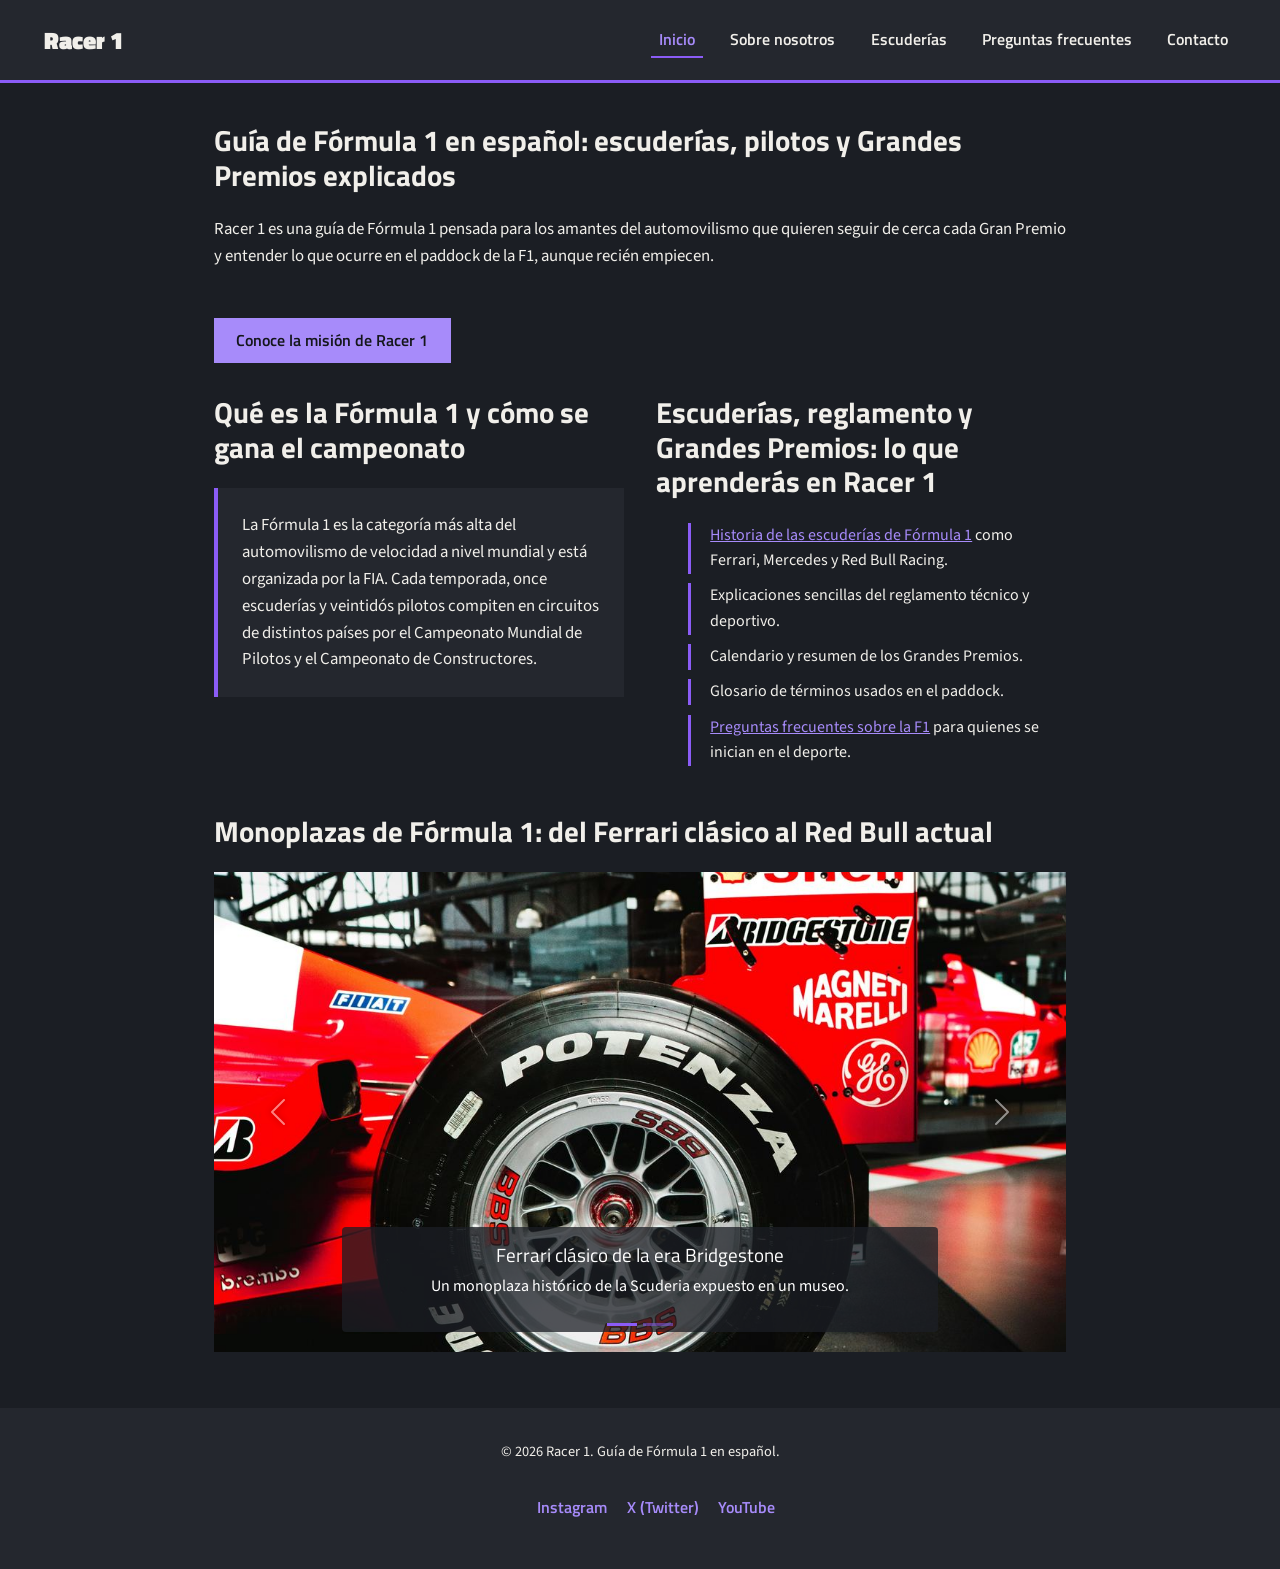
<file: index.html>
<!DOCTYPE html>
<html lang="es">
<head>
    <meta charset="UTF-8">
    <meta name="viewport" content="width=device-width, initial-scale=1.0">
    <title>Guía de Fórmula 1 en español: escuderías y pilotos | Racer 1</title>
    <meta name="description" content="Aprende Fórmula 1 desde cero con Racer 1: qué es la F1, cómo se gana el campeonato, las escuderías, los pilotos y el reglamento explicados en español.">
    <meta name="keywords" content="Fórmula 1, F1, guía de Fórmula 1 en español, aprender Fórmula 1, escuderías de F1, pilotos de F1, Gran Premio, reglamento de F1">
    <link rel="icon" type="image/png" href="assets/favicon-racer1.png">
    <link rel="preconnect" href="https://fonts.googleapis.com">
    <link rel="preconnect" href="https://fonts.gstatic.com" crossorigin>
    <link href="https://fonts.googleapis.com/css2?family=Titillium+Web:wght@400;600;700;900&family=Source+Sans+3:wght@400;500;600&display=swap" rel="stylesheet">
    <link href="https://cdn.jsdelivr.net/npm/bootstrap@5.3.3/dist/css/bootstrap.min.css" rel="stylesheet">
    <link href="https://cdn.jsdelivr.net/npm/aos@2.3.4/dist/aos.css" rel="stylesheet">
    <link rel="stylesheet" href="css/style.css">
</head>
<body>
    <a class="saltar-contenido" href="#contenido-principal">Saltar al contenido principal</a>

    <header>
        <nav class="navbar navbar-expand-lg navbar-dark encabezado" aria-label="Navegación principal">
            <div class="container-fluid">
                <a class="navbar-brand marca" href="index.html">Racer 1</a>
                <button class="navbar-toggler" type="button" data-bs-toggle="collapse" data-bs-target="#navbarRacer1" aria-controls="navbarRacer1" aria-expanded="false" aria-label="Abrir o cerrar el menú">
                    <span class="navbar-toggler-icon"></span>
                </button>
                <div class="collapse navbar-collapse" id="navbarRacer1">
                    <ul class="navbar-nav ms-auto menu">
                        <li class="nav-item"><a class="nav-link enlace-menu active" aria-current="page" href="index.html">Inicio</a></li>
                        <li class="nav-item"><a class="nav-link enlace-menu" href="Pages/sobre-nosotros.html">Sobre nosotros</a></li>
                        <li class="nav-item"><a class="nav-link enlace-menu" href="Pages/escuderias-formula-1.html">Escuderías</a></li>
                        <li class="nav-item"><a class="nav-link enlace-menu" href="Pages/preguntas-frecuentes-f1.html">Preguntas frecuentes</a></li>
                        <li class="nav-item"><a class="nav-link enlace-menu" href="Pages/contacto.html">Contacto</a></li>
                    </ul>
                </div>
            </div>
        </nav>
    </header>

    <main id="contenido-principal" class="contenido layout-grid">
        <section class="seccion area-hero">
            <h1 class="titulo-seccion">Guía de Fórmula 1 en español: escuderías, pilotos y Grandes Premios explicados</h1>
            <p class="texto">Racer 1 es una guía de Fórmula 1 pensada para los amantes del automovilismo que quieren seguir de cerca cada Gran Premio y entender lo que ocurre en el paddock de la F1, aunque recién empiecen.</p>
            <a class="btn-boton" href="Pages/sobre-nosotros.html">Conoce la misión de Racer 1</a>
        </section>

        <section class="seccion area-info" data-aos="fade-up">
            <h2 class="titulo-seccion">Qué es la Fórmula 1 y cómo se gana el campeonato</h2>
            <p class="texto tarjeta">La Fórmula 1 es la categoría más alta del automovilismo de velocidad a nivel mundial y está organizada por la FIA. Cada temporada, once escuderías y veintidós pilotos compiten en circuitos de distintos países por el Campeonato Mundial de Pilotos y el Campeonato de Constructores.</p>
        </section>

        <section class="seccion area-destacados" data-aos="fade-up" data-aos-delay="100">
            <h2 class="titulo-seccion">Escuderías, reglamento y Grandes Premios: lo que aprenderás en Racer 1</h2>
            <ul class="lista-destacados">
                <li class="item-destacado"><a href="Pages/escuderias-formula-1.html">Historia de las escuderías de Fórmula 1</a> como Ferrari, Mercedes y Red Bull Racing.</li>
                <li class="item-destacado">Explicaciones sencillas del reglamento técnico y deportivo.</li>
                <li class="item-destacado">Calendario y resumen de los Grandes Premios.</li>
                <li class="item-destacado">Glosario de términos usados en el paddock.</li>
                <li class="item-destacado"><a href="Pages/preguntas-frecuentes-f1.html">Preguntas frecuentes sobre la F1</a> para quienes se inician en el deporte.</li>
            </ul>
        </section>

        <section class="seccion area-galeria" data-aos="fade-up">
            <h2 class="titulo-seccion">Monoplazas de Fórmula 1: del Ferrari clásico al Red Bull actual</h2>
            <div id="carouselRacer1" class="carousel slide" data-bs-ride="carousel" aria-label="Fotos de monoplazas de Fórmula 1">
                <div class="carousel-indicators">
                    <button type="button" data-bs-target="#carouselRacer1" data-bs-slide-to="0" class="active" aria-current="true" aria-label="Foto 1: Ferrari clásico"></button>
                    <button type="button" data-bs-target="#carouselRacer1" data-bs-slide-to="1" aria-label="Foto 2: Red Bull Racing en pista"></button>
                </div>
                <div class="carousel-inner">
                    <figure class="carousel-item active">
                        <img class="d-block w-100" src="Assets/ferrari-f1-clasico-neumatico-bridgestone.jpg" width="1168" height="1600" alt="Rueda delantera con neumático Bridgestone Potenza de un Ferrari de Fórmula 1 clásico, pintado de rojo, en exhibición">
                        <figcaption class="carousel-caption d-none d-md-block">
                            <h3>Ferrari clásico de la era Bridgestone</h3>
                            <p>Un monoplaza histórico de la Scuderia expuesto en un museo.</p>
                        </figcaption>
                    </figure>
                    <figure class="carousel-item">
                        <img class="d-block w-100" src="Assets/red-bull-racing-monoplaza-en-pista.jpg" width="1600" height="1067" loading="lazy" alt="Monoplaza azul marino de Red Bull Racing rodando por la pista durante un Gran Premio">
                        <figcaption class="carousel-caption d-none d-md-block">
                            <h3>Red Bull Racing en plena carrera</h3>
                            <p>El monoplaza austriaco rodando a fondo durante un Gran Premio.</p>
                        </figcaption>
                    </figure>
                </div>
                <button class="carousel-control-prev" type="button" data-bs-target="#carouselRacer1" data-bs-slide="prev">
                    <span class="carousel-control-prev-icon" aria-hidden="true"></span>
                    <span class="visually-hidden">Foto anterior</span>
                </button>
                <button class="carousel-control-next" type="button" data-bs-target="#carouselRacer1" data-bs-slide="next">
                    <span class="carousel-control-next-icon" aria-hidden="true"></span>
                    <span class="visually-hidden">Foto siguiente</span>
                </button>
            </div>
        </section>
    </main>

    <footer class="pie-pagina">
        <p class="copyright">&copy; 2026 Racer 1. Guía de Fórmula 1 en español.</p>
        <nav aria-label="Redes sociales">
            <ul class="redes">
                <li><a class="enlace-red" href="https://www.instagram.com/f1" target="_blank" rel="noopener noreferrer">Instagram<span class="visually-hidden"> (se abre en una pestaña nueva)</span></a></li>
                <li><a class="enlace-red" href="https://x.com/F1" target="_blank" rel="noopener noreferrer">X (Twitter)<span class="visually-hidden"> (se abre en una pestaña nueva)</span></a></li>
                <li><a class="enlace-red" href="https://www.youtube.com/@Formula1" target="_blank" rel="noopener noreferrer">YouTube<span class="visually-hidden"> (se abre en una pestaña nueva)</span></a></li>
            </ul>
        </nav>
    </footer>

    <script src="https://cdn.jsdelivr.net/npm/bootstrap@5.3.3/dist/js/bootstrap.bundle.min.js"></script>
    <script src="https://cdn.jsdelivr.net/npm/aos@2.3.4/dist/aos.js"></script>
    <script>
        AOS.init({
            duration: 700,
            once: true,
            disable: () => window.matchMedia("(prefers-reduced-motion: reduce)").matches
        });
    </script>
</body>
</html>
</file>
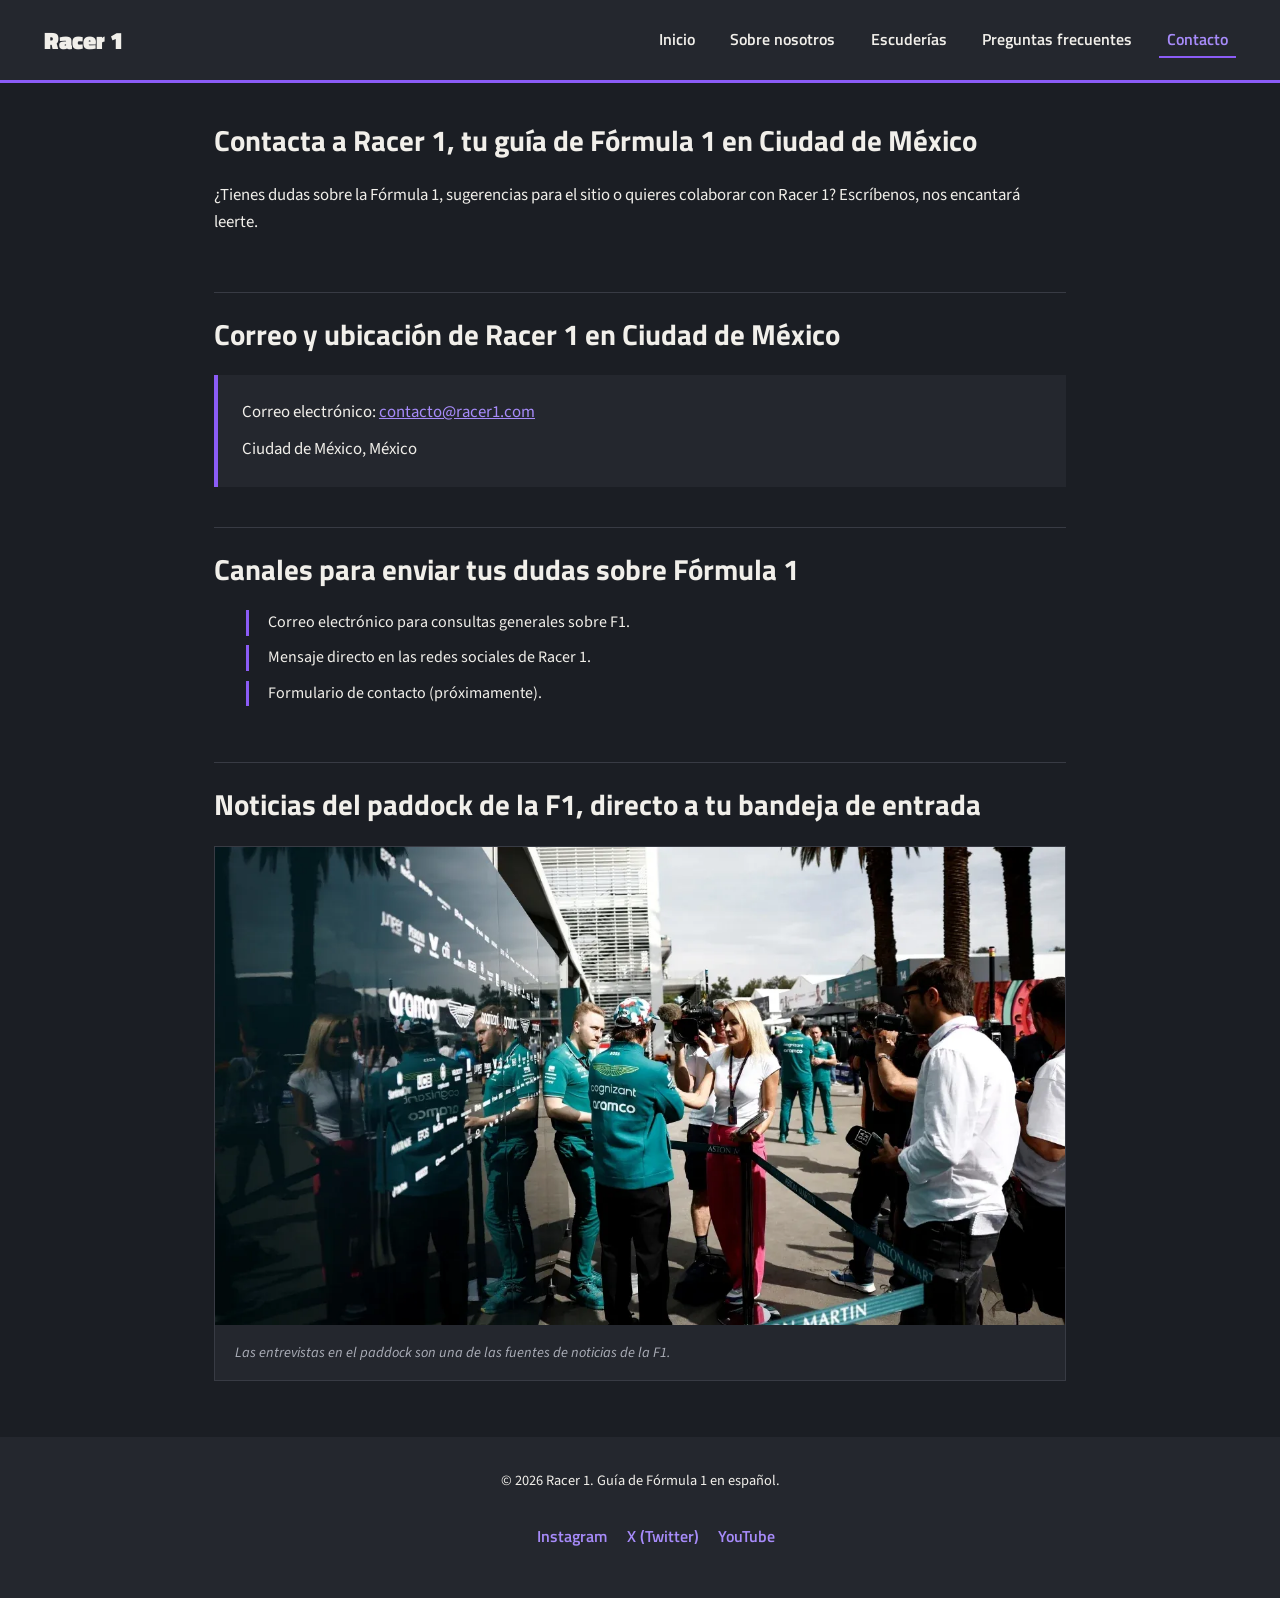
<file: Pages/contacto.html>
<!DOCTYPE html>
<html lang="es">
<head>
    <meta charset="UTF-8">
    <meta name="viewport" content="width=device-width, initial-scale=1.0">
    <title>Contacto: Racer 1, guía de Fórmula 1 desde Ciudad de México</title>
    <meta name="description" content="Escribe al equipo de Racer 1 en Ciudad de México: envíanos tus dudas sobre Fórmula 1, sugerencias o propuestas de colaboración por correo o redes sociales.">
    <meta name="keywords" content="contacto Racer 1, Fórmula 1 en Ciudad de México, F1 México, dudas sobre Fórmula 1, colaborar con Racer 1, guía de F1 en español">
    <link rel="icon" type="image/png" href="../assets/favicon-racer1.png">
    <link rel="preconnect" href="https://fonts.googleapis.com">
    <link rel="preconnect" href="https://fonts.gstatic.com" crossorigin>
    <link href="https://fonts.googleapis.com/css2?family=Titillium+Web:wght@400;600;700;900&family=Source+Sans+3:wght@400;500;600&display=swap" rel="stylesheet">
    <link href="https://cdn.jsdelivr.net/npm/bootstrap@5.3.3/dist/css/bootstrap.min.css" rel="stylesheet">
    <link href="https://cdn.jsdelivr.net/npm/aos@2.3.4/dist/aos.css" rel="stylesheet">
    <link rel="stylesheet" href="../css/style.css">
</head>
<body>
    <a class="saltar-contenido" href="#contenido-principal">Saltar al contenido principal</a>

    <header>
        <nav class="navbar navbar-expand-lg navbar-dark encabezado" aria-label="Navegación principal">
            <div class="container-fluid">
                <a class="navbar-brand marca" href="../index.html">Racer 1</a>
                <button class="navbar-toggler" type="button" data-bs-toggle="collapse" data-bs-target="#navbarRacer1" aria-controls="navbarRacer1" aria-expanded="false" aria-label="Abrir o cerrar el menú">
                    <span class="navbar-toggler-icon"></span>
                </button>
                <div class="collapse navbar-collapse" id="navbarRacer1">
                    <ul class="navbar-nav ms-auto menu">
                        <li class="nav-item"><a class="nav-link enlace-menu" href="../index.html">Inicio</a></li>
                        <li class="nav-item"><a class="nav-link enlace-menu" href="sobre-nosotros.html">Sobre nosotros</a></li>
                        <li class="nav-item"><a class="nav-link enlace-menu" href="escuderias-formula-1.html">Escuderías</a></li>
                        <li class="nav-item"><a class="nav-link enlace-menu" href="preguntas-frecuentes-f1.html">Preguntas frecuentes</a></li>
                        <li class="nav-item"><a class="nav-link enlace-menu active" aria-current="page" href="contacto.html">Contacto</a></li>
                    </ul>
                </div>
            </div>
        </nav>
    </header>

    <main id="contenido-principal" class="contenido">
        <section class="seccion">
            <h1 class="titulo-seccion">Contacta a Racer 1, tu guía de Fórmula 1 en Ciudad de México</h1>
            <p class="texto">¿Tienes dudas sobre la Fórmula 1, sugerencias para el sitio o quieres colaborar con Racer 1? Escríbenos, nos encantará leerte.</p>
        </section>

        <section class="seccion" data-aos="fade-up">
            <h2 class="titulo-seccion">Correo y ubicación de Racer 1 en Ciudad de México</h2>
            <address class="texto tarjeta">
                <span>Correo electrónico: <a href="mailto:contacto@racer1.com">contacto@racer1.com</a></span>
                <span>Ciudad de México, México</span>
            </address>
        </section>

        <section class="seccion" data-aos="fade-up">
            <h2 class="titulo-seccion">Canales para enviar tus dudas sobre Fórmula 1</h2>
            <ul class="lista-destacados">
                <li class="item-destacado">Correo electrónico para consultas generales sobre F1.</li>
                <li class="item-destacado">Mensaje directo en las redes sociales de Racer 1.</li>
                <li class="item-destacado">Formulario de contacto (próximamente).</li>
            </ul>
        </section>

        <section class="seccion" data-aos="fade-up">
            <h2 class="titulo-seccion">Noticias del paddock de la F1, directo a tu bandeja de entrada</h2>
            <figure class="figura-galeria">
                <img class="imagen-galeria" src="../Assets/entrevista-prensa-paddock-f1.webp" width="1280" height="720" loading="lazy" alt="Piloto con el uniforme verde de Aston Martin atendiendo a periodistas y cámaras en el paddock">
                <figcaption class="pie-imagen">Las entrevistas en el paddock son una de las fuentes de noticias de la F1.</figcaption>
            </figure>
        </section>
    </main>

    <footer class="pie-pagina">
        <p class="copyright">&copy; 2026 Racer 1. Guía de Fórmula 1 en español.</p>
        <nav aria-label="Redes sociales">
            <ul class="redes">
                <li><a class="enlace-red" href="https://www.instagram.com/f1" target="_blank" rel="noopener noreferrer">Instagram<span class="visually-hidden"> (se abre en una pestaña nueva)</span></a></li>
                <li><a class="enlace-red" href="https://x.com/F1" target="_blank" rel="noopener noreferrer">X (Twitter)<span class="visually-hidden"> (se abre en una pestaña nueva)</span></a></li>
                <li><a class="enlace-red" href="https://www.youtube.com/@Formula1" target="_blank" rel="noopener noreferrer">YouTube<span class="visually-hidden"> (se abre en una pestaña nueva)</span></a></li>
            </ul>
        </nav>
    </footer>

    <script src="https://cdn.jsdelivr.net/npm/bootstrap@5.3.3/dist/js/bootstrap.bundle.min.js"></script>
    <script src="https://cdn.jsdelivr.net/npm/aos@2.3.4/dist/aos.js"></script>
    <script>
        AOS.init({
            duration: 700,
            once: true,
            disable: () => window.matchMedia("(prefers-reduced-motion: reduce)").matches
        });
    </script>
</body>
</html>
</file>
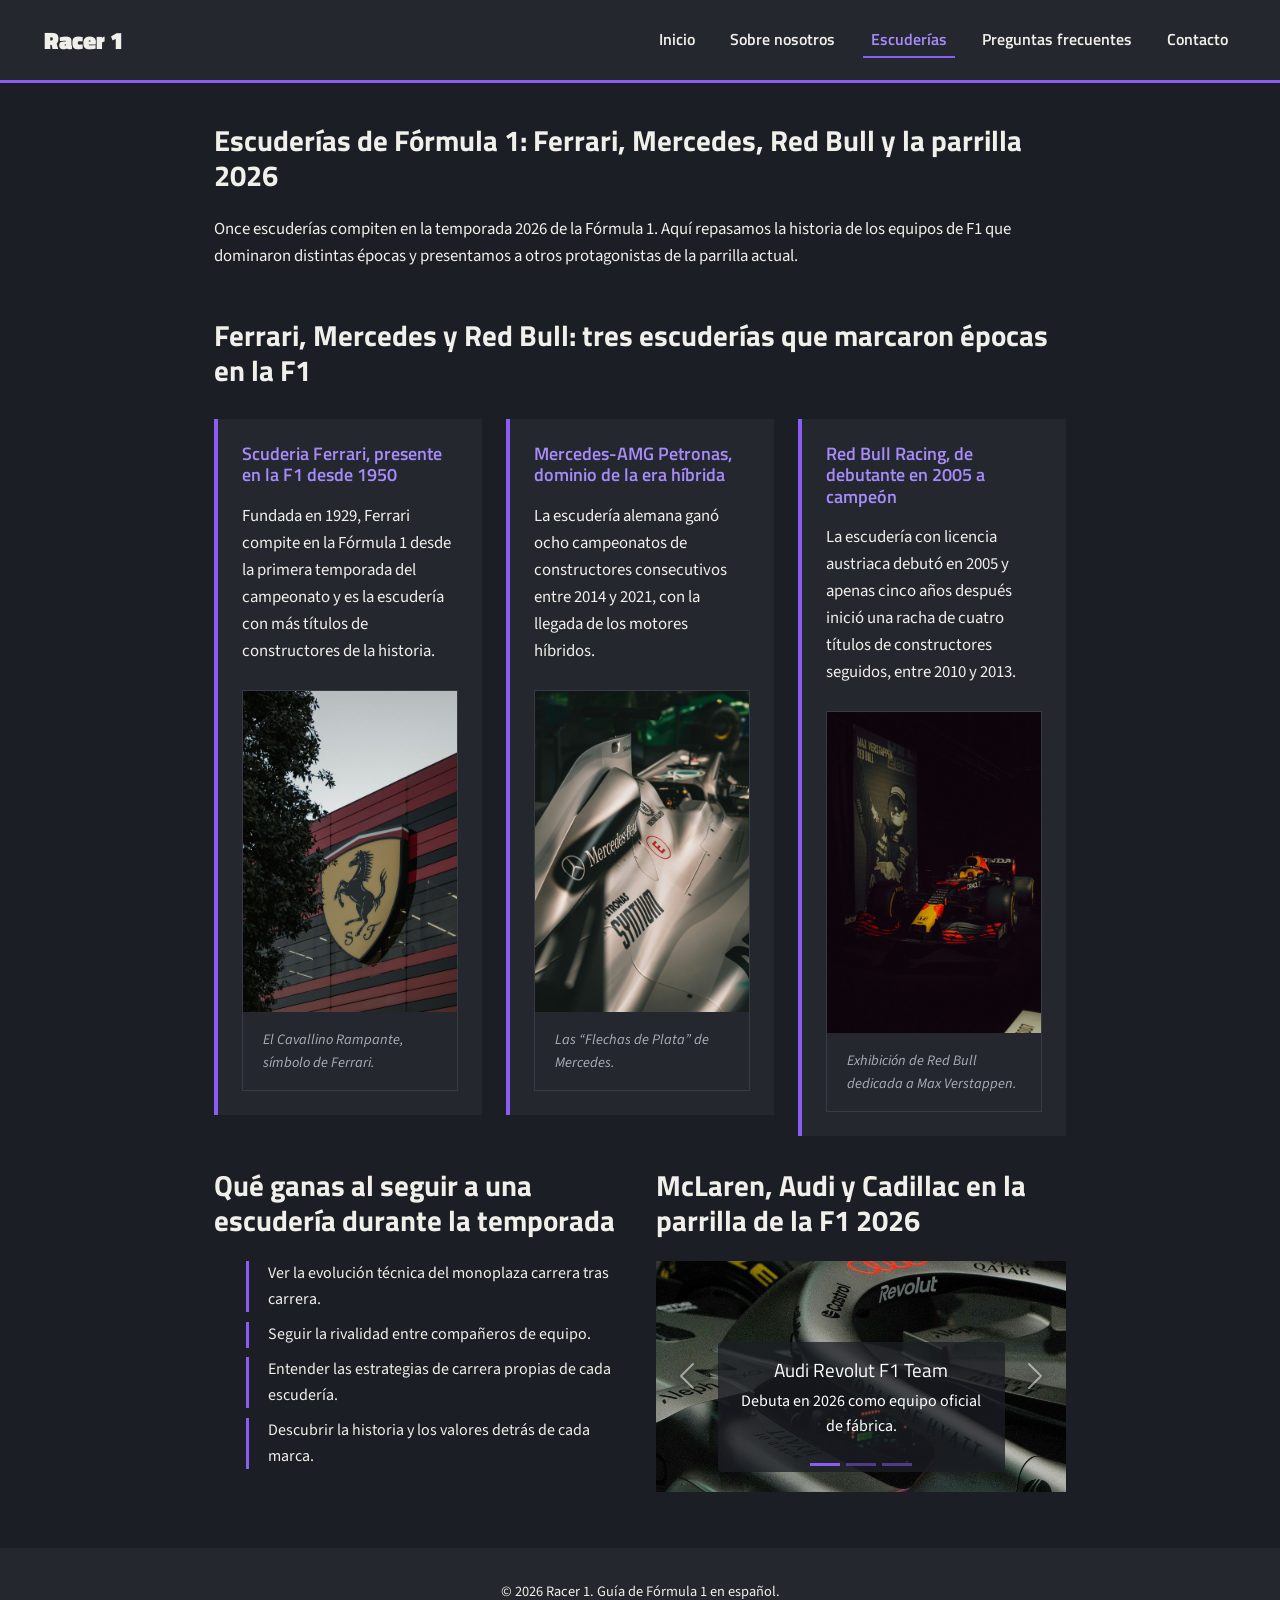
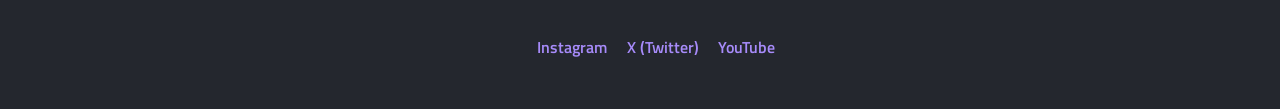
<file: Pages/escuderias-formula-1.html>
<!DOCTYPE html>
<html lang="es">
<head>
    <meta charset="UTF-8">
    <meta name="viewport" content="width=device-width, initial-scale=1.0">
    <title>Escuderías de F1: historia de Ferrari, Mercedes y Red Bull | Racer 1</title>
    <meta name="description" content="Historia de Ferrari, Mercedes-AMG y Red Bull Racing, tres escuderías que marcaron épocas en la Fórmula 1, y los monoplazas de McLaren, Audi y Cadillac en 2026.">
    <meta name="keywords" content="escuderías de Fórmula 1, equipos de F1, historia de Ferrari en F1, Mercedes-AMG Petronas, Red Bull Racing, McLaren F1, Audi F1, Cadillac F1, parrilla 2026">
    <link rel="icon" type="image/png" href="../assets/favicon-racer1.png">
    <link rel="preconnect" href="https://fonts.googleapis.com">
    <link rel="preconnect" href="https://fonts.gstatic.com" crossorigin>
    <link href="https://fonts.googleapis.com/css2?family=Titillium+Web:wght@400;600;700;900&family=Source+Sans+3:wght@400;500;600&display=swap" rel="stylesheet">
    <link href="https://cdn.jsdelivr.net/npm/bootstrap@5.3.3/dist/css/bootstrap.min.css" rel="stylesheet">
    <link href="https://cdn.jsdelivr.net/npm/aos@2.3.4/dist/aos.css" rel="stylesheet">
    <link rel="stylesheet" href="../css/style.css">
</head>
<body>
    <a class="saltar-contenido" href="#contenido-principal">Saltar al contenido principal</a>

    <header>
        <nav class="navbar navbar-expand-lg navbar-dark encabezado" aria-label="Navegación principal">
            <div class="container-fluid">
                <a class="navbar-brand marca" href="../index.html">Racer 1</a>
                <button class="navbar-toggler" type="button" data-bs-toggle="collapse" data-bs-target="#navbarRacer1" aria-controls="navbarRacer1" aria-expanded="false" aria-label="Abrir o cerrar el menú">
                    <span class="navbar-toggler-icon"></span>
                </button>
                <div class="collapse navbar-collapse" id="navbarRacer1">
                    <ul class="navbar-nav ms-auto menu">
                        <li class="nav-item"><a class="nav-link enlace-menu" href="../index.html">Inicio</a></li>
                        <li class="nav-item"><a class="nav-link enlace-menu" href="sobre-nosotros.html">Sobre nosotros</a></li>
                        <li class="nav-item"><a class="nav-link enlace-menu active" aria-current="page" href="escuderias-formula-1.html">Escuderías</a></li>
                        <li class="nav-item"><a class="nav-link enlace-menu" href="preguntas-frecuentes-f1.html">Preguntas frecuentes</a></li>
                        <li class="nav-item"><a class="nav-link enlace-menu" href="contacto.html">Contacto</a></li>
                    </ul>
                </div>
            </div>
        </nav>
    </header>

    <main id="contenido-principal" class="contenido layout-grid layout-grid--equipos">
        <section class="seccion area-hero">
            <h1 class="titulo-seccion">Escuderías de Fórmula 1: Ferrari, Mercedes, Red Bull y la parrilla 2026</h1>
            <p class="texto">Once escuderías compiten en la temporada 2026 de la Fórmula 1. Aquí repasamos la historia de los equipos de F1 que dominaron distintas épocas y presentamos a otros protagonistas de la parrilla actual.</p>
        </section>

        <section class="seccion seccion--tarjetas area-info">
            <h2 class="titulo-seccion">Ferrari, Mercedes y Red Bull: tres escuderías que marcaron épocas en la F1</h2>

            <article class="tarjeta" data-aos="fade-up">
                <h3 class="titulo-tarjeta">Scuderia Ferrari, presente en la F1 desde 1950</h3>
                <p class="texto">Fundada en 1929, Ferrari compite en la Fórmula 1 desde la primera temporada del campeonato y es la escudería con más títulos de constructores de la historia.</p>
                <figure class="figura-galeria">
                    <img class="imagen-galeria" src="../Assets/scuderia-ferrari-escudo-cavallino.jpg" width="1067" height="1600" loading="lazy" alt="Escudo amarillo del caballo rampante de la Scuderia Ferrari sobre una fachada con franjas rojas">
                    <figcaption class="pie-imagen">El Cavallino Rampante, símbolo de Ferrari.</figcaption>
                </figure>
            </article>

            <article class="tarjeta" data-aos="fade-up" data-aos-delay="100">
                <h3 class="titulo-tarjeta">Mercedes-AMG Petronas, dominio de la era híbrida</h3>
                <p class="texto">La escudería alemana ganó ocho campeonatos de constructores consecutivos entre 2014 y 2021, con la llegada de los motores híbridos.</p>
                <figure class="figura-galeria">
                    <img class="imagen-galeria" src="../Assets/mercedes-amg-petronas-cabina-plateada.jpg" width="1067" height="1600" loading="lazy" alt="Carrocería plateada de un monoplaza de Mercedes con los logotipos de Mercedes-Benz y Petronas Syntium">
                    <figcaption class="pie-imagen">Las “Flechas de Plata” de Mercedes.</figcaption>
                </figure>
            </article>

            <article class="tarjeta" data-aos="fade-up" data-aos-delay="200">
                <h3 class="titulo-tarjeta">Red Bull Racing, de debutante en 2005 a campeón</h3>
                <p class="texto">La escudería con licencia austriaca debutó en 2005 y apenas cinco años después inició una racha de cuatro títulos de constructores seguidos, entre 2010 y 2013.</p>
                <figure class="figura-galeria">
                    <img class="imagen-galeria" src="../Assets/red-bull-racing-exhibicion-max-verstappen.jpg" width="1067" height="1600" loading="lazy" alt="Monoplaza de Red Bull Racing exhibido en una sala oscura junto a un mural de Max Verstappen">
                    <figcaption class="pie-imagen">Exhibición de Red Bull dedicada a Max Verstappen.</figcaption>
                </figure>
            </article>
        </section>

        <section class="seccion area-destacados" data-aos="fade-up">
            <h2 class="titulo-seccion">Qué ganas al seguir a una escudería durante la temporada</h2>
            <ul class="lista-destacados">
                <li class="item-destacado">Ver la evolución técnica del monoplaza carrera tras carrera.</li>
                <li class="item-destacado">Seguir la rivalidad entre compañeros de equipo.</li>
                <li class="item-destacado">Entender las estrategias de carrera propias de cada escudería.</li>
                <li class="item-destacado">Descubrir la historia y los valores detrás de cada marca.</li>
            </ul>
        </section>

        <section class="seccion area-galeria" data-aos="fade-up" data-aos-delay="100">
            <h2 class="titulo-seccion">McLaren, Audi y Cadillac en la parrilla de la F1 2026</h2>
            <div id="carouselEscuderias" class="carousel slide" data-bs-ride="carousel" aria-label="Fotos de los monoplazas de Audi, McLaren y Cadillac">
                <div class="carousel-indicators">
                    <button type="button" data-bs-target="#carouselEscuderias" data-bs-slide-to="0" class="active" aria-current="true" aria-label="Foto 1: Audi"></button>
                    <button type="button" data-bs-target="#carouselEscuderias" data-bs-slide-to="1" aria-label="Foto 2: McLaren"></button>
                    <button type="button" data-bs-target="#carouselEscuderias" data-bs-slide-to="2" aria-label="Foto 3: Cadillac"></button>
                </div>
                <div class="carousel-inner">
                    <figure class="carousel-item active">
                        <img class="d-block w-100" src="../Assets/audi-f1-cabina-halo-volante.jpg" width="1600" height="1066" loading="lazy" alt="Cabina plateada del monoplaza de Audi F1 vista desde arriba, con el halo de protección y el volante">
                        <figcaption class="carousel-caption d-none d-md-block">
                            <h3>Audi Revolut F1 Team</h3>
                            <p>Debuta en 2026 como equipo oficial de fábrica.</p>
                        </figcaption>
                    </figure>
                    <figure class="carousel-item">
                        <img class="d-block w-100" src="../Assets/mclaren-f1-monoplaza-papaya.jpg" width="1600" height="1067" loading="lazy" alt="Lateral del monoplaza de McLaren en color naranja papaya y negro, con los logotipos de sus patrocinadores">
                        <figcaption class="carousel-caption d-none d-md-block">
                            <h3>McLaren Formula 1 Team</h3>
                            <p>Fundada en 1963 por el piloto Bruce McLaren.</p>
                        </figcaption>
                    </figure>
                    <figure class="carousel-item">
                        <img class="d-block w-100" src="../Assets/cadillac-f1-monoplaza-vista-frontal.webp" width="1067" height="1600" loading="lazy" alt="Vista frontal del monoplaza blanco y negro de Cadillac F1 en un paisaje desértico al atardecer">
                        <figcaption class="carousel-caption d-none d-md-block">
                            <h3>Cadillac Formula 1 Team</h3>
                            <p>La escudería número once, nueva en la parrilla 2026.</p>
                        </figcaption>
                    </figure>
                </div>
                <button class="carousel-control-prev" type="button" data-bs-target="#carouselEscuderias" data-bs-slide="prev">
                    <span class="carousel-control-prev-icon" aria-hidden="true"></span>
                    <span class="visually-hidden">Foto anterior</span>
                </button>
                <button class="carousel-control-next" type="button" data-bs-target="#carouselEscuderias" data-bs-slide="next">
                    <span class="carousel-control-next-icon" aria-hidden="true"></span>
                    <span class="visually-hidden">Foto siguiente</span>
                </button>
            </div>
        </section>
    </main>

    <footer class="pie-pagina">
        <p class="copyright">&copy; 2026 Racer 1. Guía de Fórmula 1 en español.</p>
        <nav aria-label="Redes sociales">
            <ul class="redes">
                <li><a class="enlace-red" href="https://www.instagram.com/f1" target="_blank" rel="noopener noreferrer">Instagram<span class="visually-hidden"> (se abre en una pestaña nueva)</span></a></li>
                <li><a class="enlace-red" href="https://x.com/F1" target="_blank" rel="noopener noreferrer">X (Twitter)<span class="visually-hidden"> (se abre en una pestaña nueva)</span></a></li>
                <li><a class="enlace-red" href="https://www.youtube.com/@Formula1" target="_blank" rel="noopener noreferrer">YouTube<span class="visually-hidden"> (se abre en una pestaña nueva)</span></a></li>
            </ul>
        </nav>
    </footer>

    <script src="https://cdn.jsdelivr.net/npm/bootstrap@5.3.3/dist/js/bootstrap.bundle.min.js"></script>
    <script src="https://cdn.jsdelivr.net/npm/aos@2.3.4/dist/aos.js"></script>
    <script>
        AOS.init({
            duration: 700,
            once: true,
            disable: () => window.matchMedia("(prefers-reduced-motion: reduce)").matches
        });
    </script>
</body>
</html>
</file>
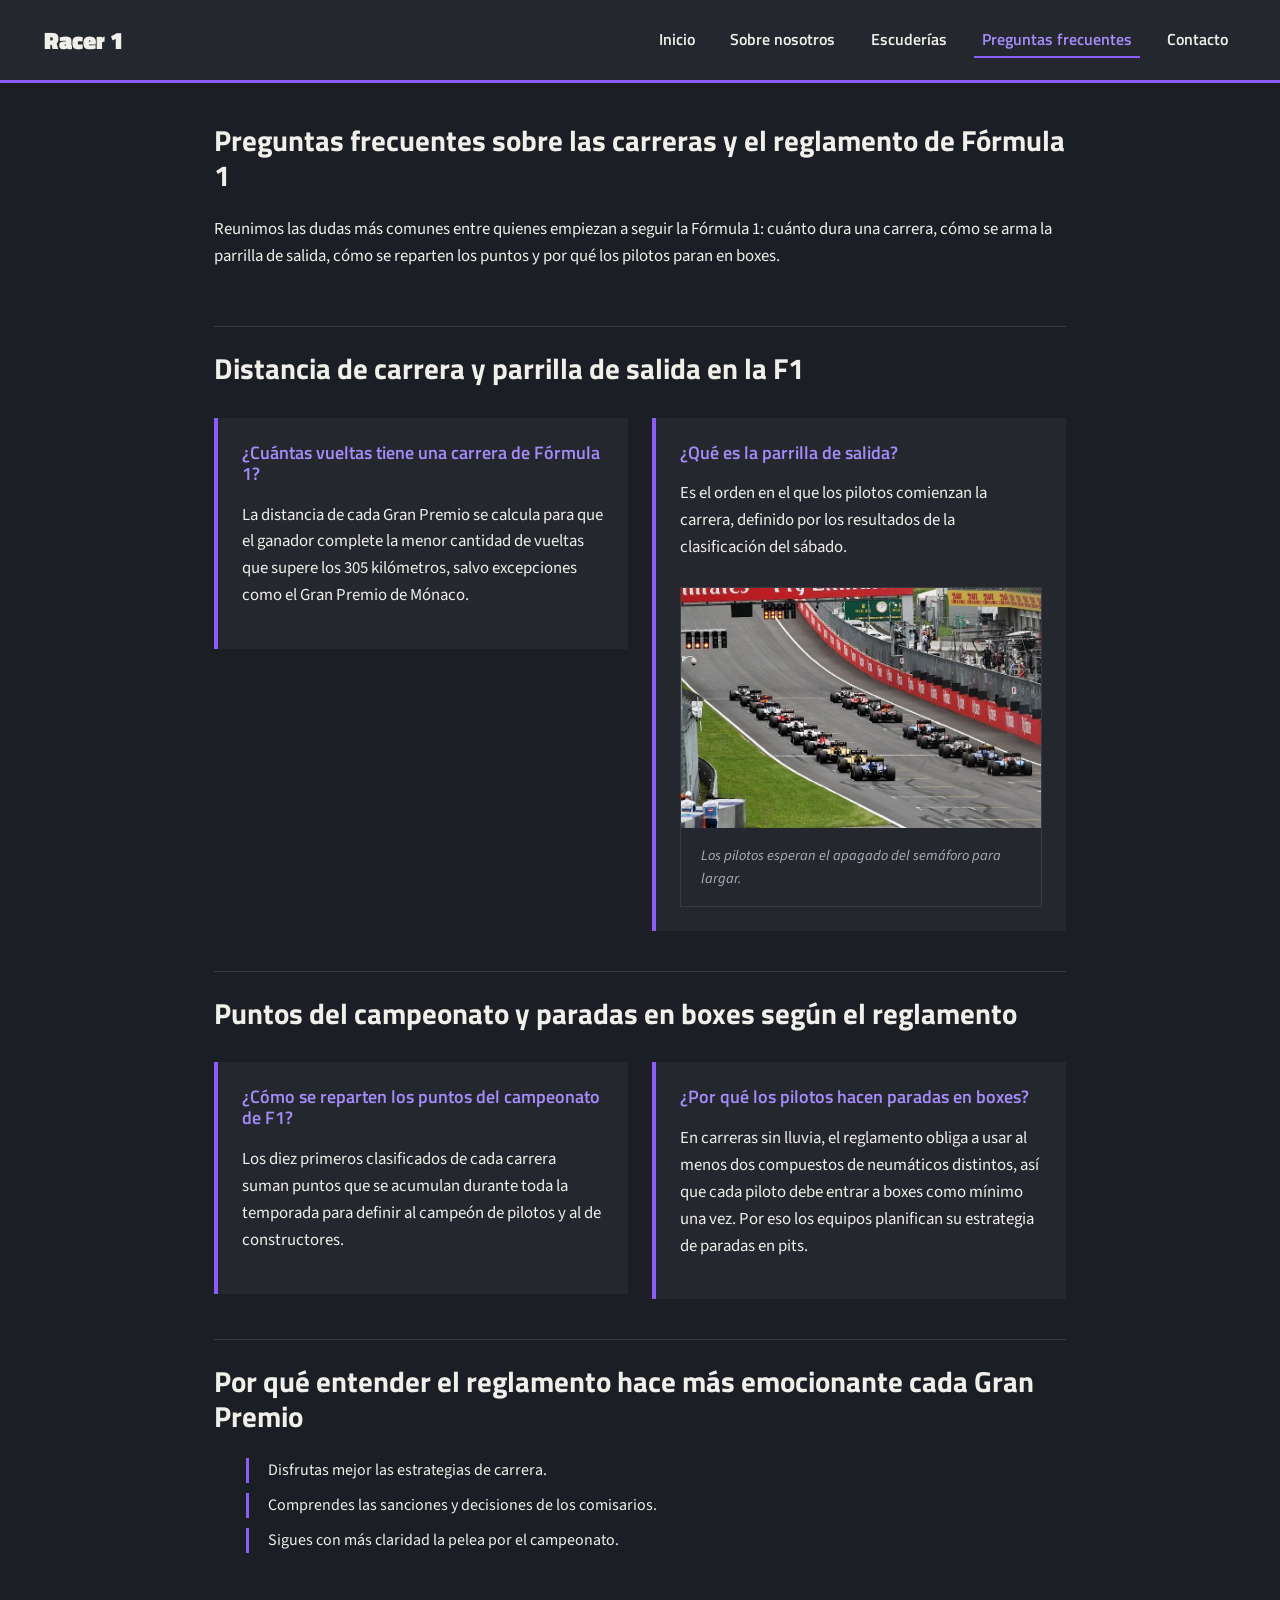
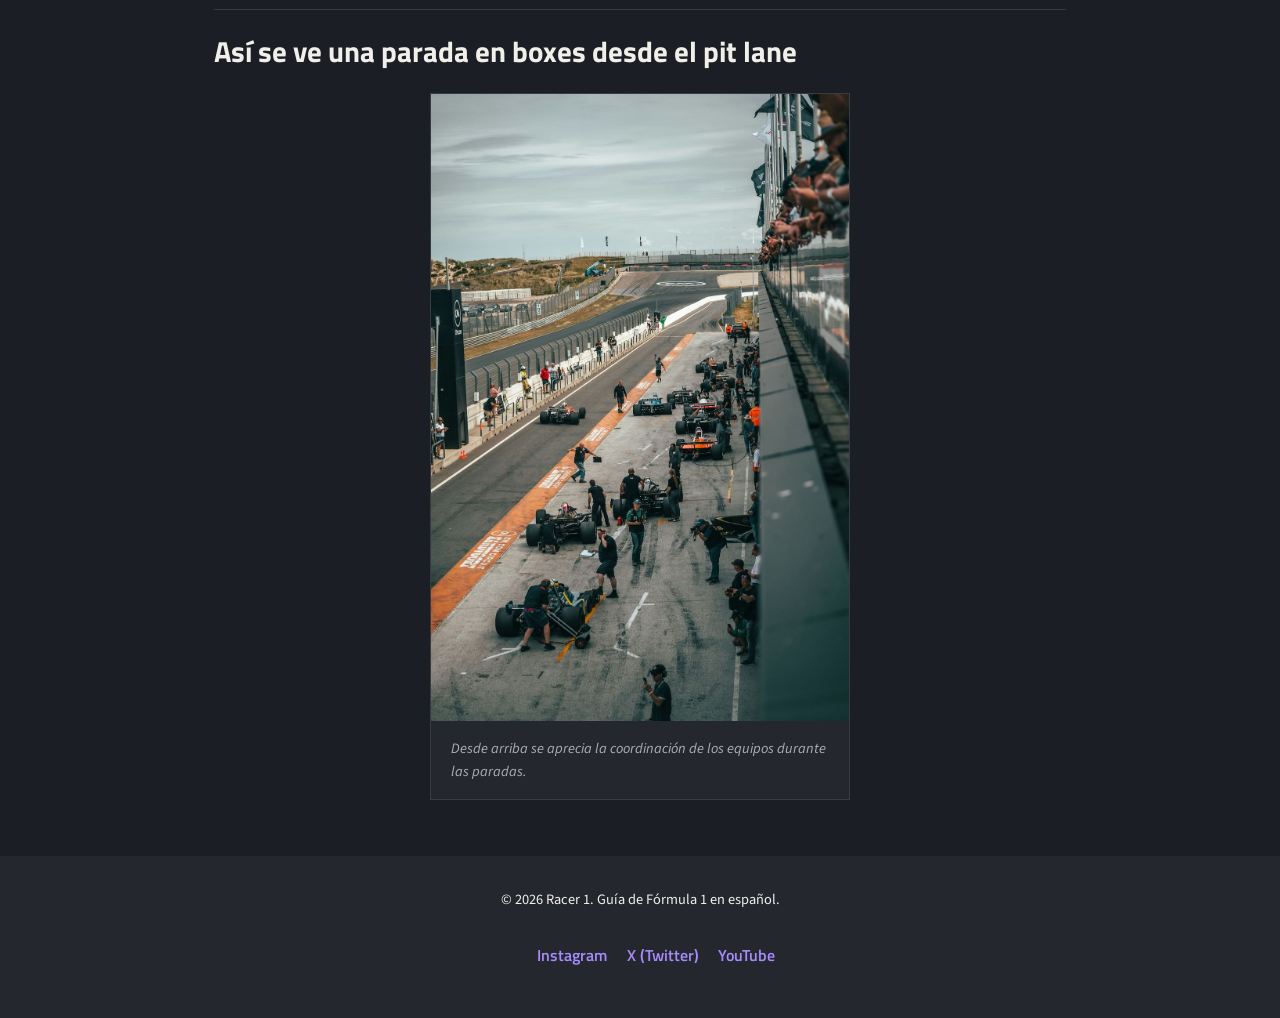
<file: Pages/preguntas-frecuentes-f1.html>
<!DOCTYPE html>
<html lang="es">
<head>
    <meta charset="UTF-8">
    <meta name="viewport" content="width=device-width, initial-scale=1.0">
    <title>Preguntas frecuentes de F1: puntos y paradas en boxes | Racer 1</title>
    <meta name="description" content="¿Cuántas vueltas tiene una carrera de F1? ¿Cómo se reparten los puntos? Respuestas claras sobre la parrilla de salida, el reglamento y las paradas en boxes.">
    <meta name="keywords" content="preguntas frecuentes Fórmula 1, cuántas vueltas tiene una carrera de F1, parrilla de salida, puntos del campeonato de F1, paradas en boxes, reglamento de F1">
    <link rel="icon" type="image/png" href="../assets/favicon-racer1.png">
    <link rel="preconnect" href="https://fonts.googleapis.com">
    <link rel="preconnect" href="https://fonts.gstatic.com" crossorigin>
    <link href="https://fonts.googleapis.com/css2?family=Titillium+Web:wght@400;600;700;900&family=Source+Sans+3:wght@400;500;600&display=swap" rel="stylesheet">
    <link href="https://cdn.jsdelivr.net/npm/bootstrap@5.3.3/dist/css/bootstrap.min.css" rel="stylesheet">
    <link href="https://cdn.jsdelivr.net/npm/aos@2.3.4/dist/aos.css" rel="stylesheet">
    <link rel="stylesheet" href="../css/style.css">
</head>
<body>
    <a class="saltar-contenido" href="#contenido-principal">Saltar al contenido principal</a>

    <header>
        <nav class="navbar navbar-expand-lg navbar-dark encabezado" aria-label="Navegación principal">
            <div class="container-fluid">
                <a class="navbar-brand marca" href="../index.html">Racer 1</a>
                <button class="navbar-toggler" type="button" data-bs-toggle="collapse" data-bs-target="#navbarRacer1" aria-controls="navbarRacer1" aria-expanded="false" aria-label="Abrir o cerrar el menú">
                    <span class="navbar-toggler-icon"></span>
                </button>
                <div class="collapse navbar-collapse" id="navbarRacer1">
                    <ul class="navbar-nav ms-auto menu">
                        <li class="nav-item"><a class="nav-link enlace-menu" href="../index.html">Inicio</a></li>
                        <li class="nav-item"><a class="nav-link enlace-menu" href="sobre-nosotros.html">Sobre nosotros</a></li>
                        <li class="nav-item"><a class="nav-link enlace-menu" href="escuderias-formula-1.html">Escuderías</a></li>
                        <li class="nav-item"><a class="nav-link enlace-menu active" aria-current="page" href="preguntas-frecuentes-f1.html">Preguntas frecuentes</a></li>
                        <li class="nav-item"><a class="nav-link enlace-menu" href="contacto.html">Contacto</a></li>
                    </ul>
                </div>
            </div>
        </nav>
    </header>

    <main id="contenido-principal" class="contenido">
        <section class="seccion">
            <h1 class="titulo-seccion">Preguntas frecuentes sobre las carreras y el reglamento de Fórmula 1</h1>
            <p class="texto">Reunimos las dudas más comunes entre quienes empiezan a seguir la Fórmula 1: cuánto dura una carrera, cómo se arma la parrilla de salida, cómo se reparten los puntos y por qué los pilotos paran en boxes.</p>
        </section>

        <section class="seccion seccion--tarjetas" data-aos="fade-up">
            <h2 class="titulo-seccion">Distancia de carrera y parrilla de salida en la F1</h2>

            <article class="tarjeta">
                <h3 class="titulo-tarjeta">¿Cuántas vueltas tiene una carrera de Fórmula 1?</h3>
                <p class="texto">La distancia de cada Gran Premio se calcula para que el ganador complete la menor cantidad de vueltas que supere los 305 kilómetros, salvo excepciones como el Gran Premio de Mónaco.</p>
            </article>

            <article class="tarjeta">
                <h3 class="titulo-tarjeta">¿Qué es la parrilla de salida?</h3>
                <p class="texto">Es el orden en el que los pilotos comienzan la carrera, definido por los resultados de la clasificación del sábado.</p>
                <figure class="figura-galeria">
                    <img class="imagen-galeria" src="../Assets/parrilla-de-salida-gran-premio-f1.jpg" width="795" height="530" loading="lazy" alt="Monoplazas de Fórmula 1 formados en dos filas sobre la parrilla de salida, frente al semáforo de largada">
                    <figcaption class="pie-imagen">Los pilotos esperan el apagado del semáforo para largar.</figcaption>
                </figure>
            </article>
        </section>

        <section class="seccion seccion--tarjetas" data-aos="fade-up">
            <h2 class="titulo-seccion">Puntos del campeonato y paradas en boxes según el reglamento</h2>

            <article class="tarjeta">
                <h3 class="titulo-tarjeta">¿Cómo se reparten los puntos del campeonato de F1?</h3>
                <p class="texto">Los diez primeros clasificados de cada carrera suman puntos que se acumulan durante toda la temporada para definir al campeón de pilotos y al de constructores.</p>
            </article>

            <article class="tarjeta">
                <h3 class="titulo-tarjeta">¿Por qué los pilotos hacen paradas en boxes?</h3>
                <p class="texto">En carreras sin lluvia, el reglamento obliga a usar al menos dos compuestos de neumáticos distintos, así que cada piloto debe entrar a boxes como mínimo una vez. Por eso los equipos planifican su estrategia de paradas en pits.</p>
            </article>
        </section>

        <section class="seccion" data-aos="fade-up">
            <h2 class="titulo-seccion">Por qué entender el reglamento hace más emocionante cada Gran Premio</h2>
            <ul class="lista-destacados">
                <li class="item-destacado">Disfrutas mejor las estrategias de carrera.</li>
                <li class="item-destacado">Comprendes las sanciones y decisiones de los comisarios.</li>
                <li class="item-destacado">Sigues con más claridad la pelea por el campeonato.</li>
            </ul>
        </section>

        <section class="seccion" data-aos="fade-up">
            <h2 class="titulo-seccion">Así se ve una parada en boxes desde el pit lane</h2>
            <figure class="figura-galeria figura-galeria--vertical">
                <img class="imagen-galeria" src="../Assets/pit-lane-vista-aerea-paradas-boxes.jpg" width="1067" height="1600" loading="lazy" alt="Vista aérea del pit lane con varios monoplazas detenidos frente a sus garajes y mecánicos preparando las paradas en boxes">
                <figcaption class="pie-imagen">Desde arriba se aprecia la coordinación de los equipos durante las paradas.</figcaption>
            </figure>
        </section>
    </main>

    <footer class="pie-pagina">
        <p class="copyright">&copy; 2026 Racer 1. Guía de Fórmula 1 en español.</p>
        <nav aria-label="Redes sociales">
            <ul class="redes">
                <li><a class="enlace-red" href="https://www.instagram.com/f1" target="_blank" rel="noopener noreferrer">Instagram<span class="visually-hidden"> (se abre en una pestaña nueva)</span></a></li>
                <li><a class="enlace-red" href="https://x.com/F1" target="_blank" rel="noopener noreferrer">X (Twitter)<span class="visually-hidden"> (se abre en una pestaña nueva)</span></a></li>
                <li><a class="enlace-red" href="https://www.youtube.com/@Formula1" target="_blank" rel="noopener noreferrer">YouTube<span class="visually-hidden"> (se abre en una pestaña nueva)</span></a></li>
            </ul>
        </nav>
    </footer>

    <script src="https://cdn.jsdelivr.net/npm/bootstrap@5.3.3/dist/js/bootstrap.bundle.min.js"></script>
    <script src="https://cdn.jsdelivr.net/npm/aos@2.3.4/dist/aos.js"></script>
    <script>
        AOS.init({
            duration: 700,
            once: true,
            disable: () => window.matchMedia("(prefers-reduced-motion: reduce)").matches
        });
    </script>
</body>
</html>
</file>
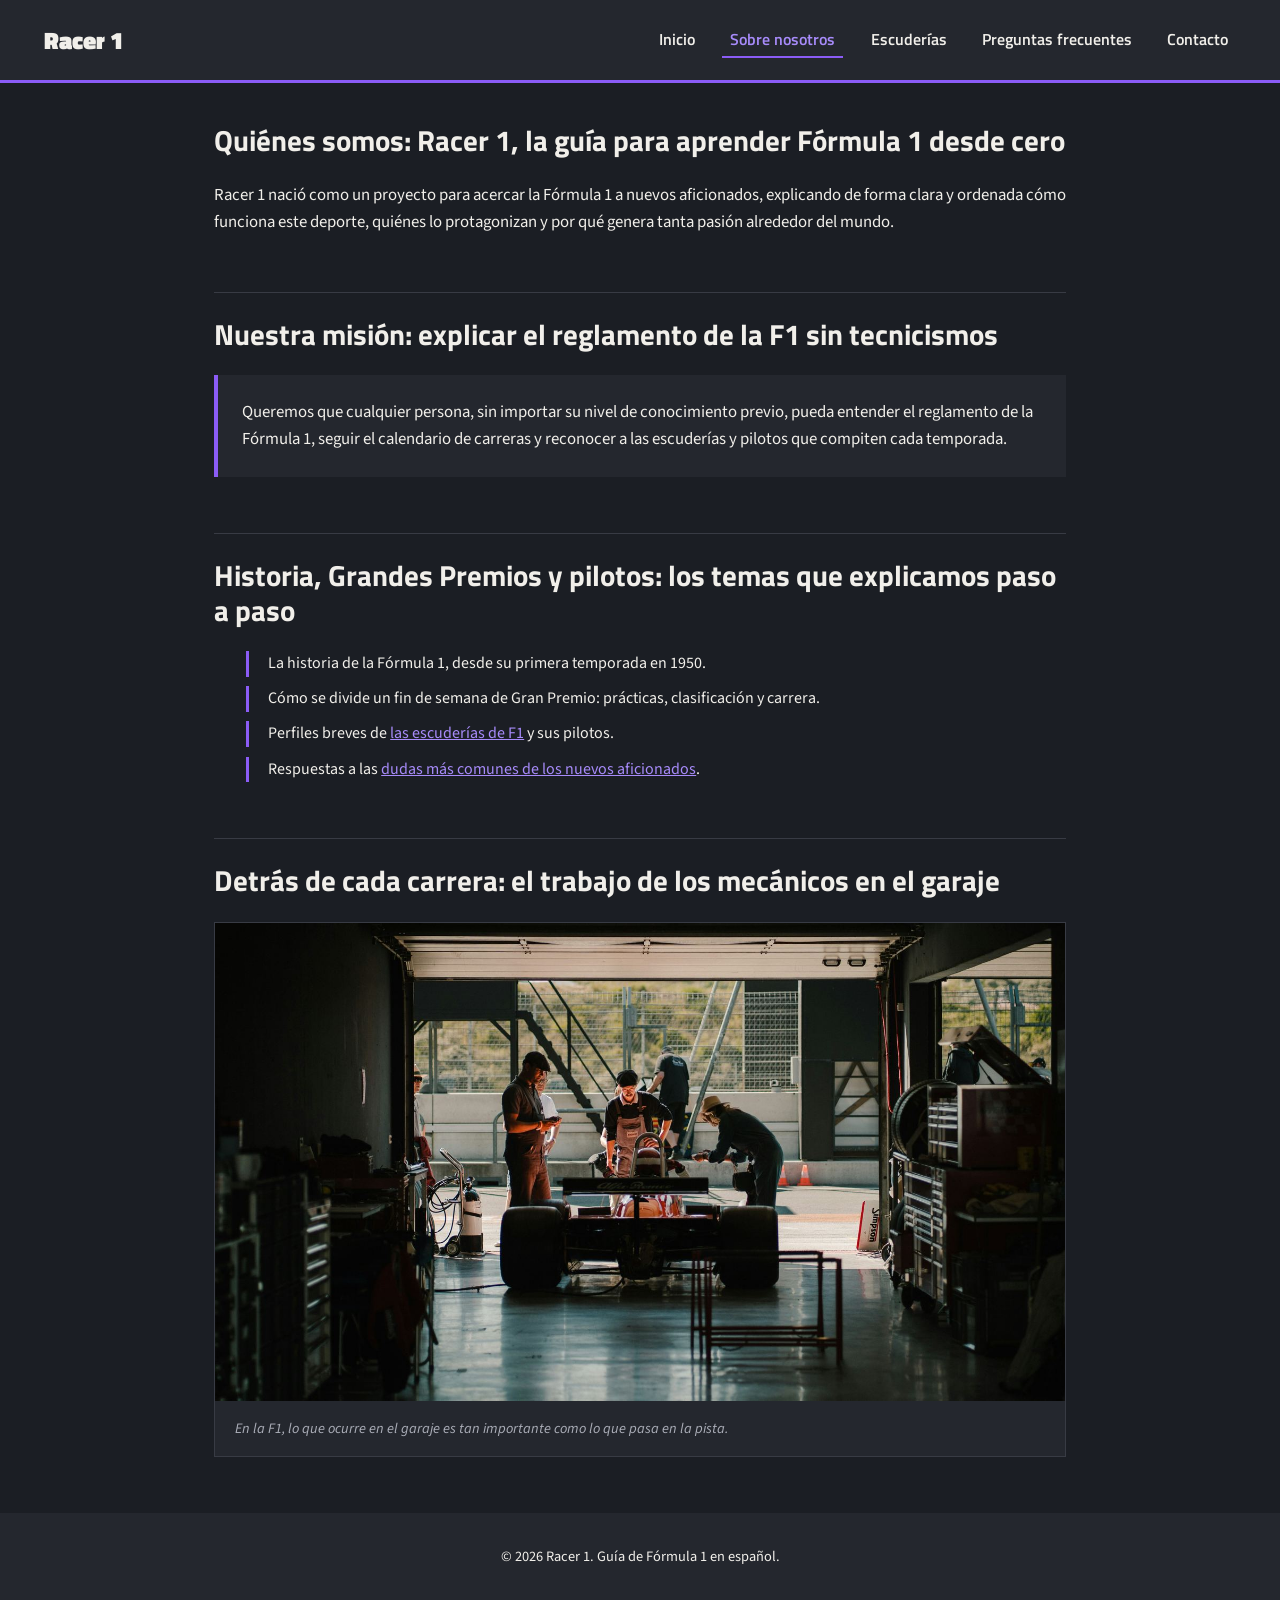
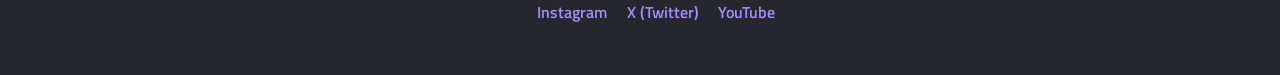
<file: Pages/sobre-nosotros.html>
<!DOCTYPE html>
<html lang="es">
<head>
    <meta charset="UTF-8">
    <meta name="viewport" content="width=device-width, initial-scale=1.0">
    <title>Quiénes somos: aprende Fórmula 1 desde cero con Racer 1</title>
    <meta name="description" content="Racer 1 nació para enseñar la Fórmula 1 desde cero. Conoce nuestra misión y los temas que cubrimos: historia de la F1, fines de semana de Gran Premio y pilotos.">
    <meta name="keywords" content="quiénes somos Racer 1, aprender Fórmula 1 desde cero, Fórmula 1 para principiantes, historia de la F1, fin de semana de Gran Premio, mecánicos de F1">
    <link rel="icon" type="image/png" href="../assets/favicon-racer1.png">
    <link rel="preconnect" href="https://fonts.googleapis.com">
    <link rel="preconnect" href="https://fonts.gstatic.com" crossorigin>
    <link href="https://fonts.googleapis.com/css2?family=Titillium+Web:wght@400;600;700;900&family=Source+Sans+3:wght@400;500;600&display=swap" rel="stylesheet">
    <link href="https://cdn.jsdelivr.net/npm/bootstrap@5.3.3/dist/css/bootstrap.min.css" rel="stylesheet">
    <link href="https://cdn.jsdelivr.net/npm/aos@2.3.4/dist/aos.css" rel="stylesheet">
    <link rel="stylesheet" href="../css/style.css">
</head>
<body>
    <a class="saltar-contenido" href="#contenido-principal">Saltar al contenido principal</a>

    <header>
        <nav class="navbar navbar-expand-lg navbar-dark encabezado" aria-label="Navegación principal">
            <div class="container-fluid">
                <a class="navbar-brand marca" href="../index.html">Racer 1</a>
                <button class="navbar-toggler" type="button" data-bs-toggle="collapse" data-bs-target="#navbarRacer1" aria-controls="navbarRacer1" aria-expanded="false" aria-label="Abrir o cerrar el menú">
                    <span class="navbar-toggler-icon"></span>
                </button>
                <div class="collapse navbar-collapse" id="navbarRacer1">
                    <ul class="navbar-nav ms-auto menu">
                        <li class="nav-item"><a class="nav-link enlace-menu" href="../index.html">Inicio</a></li>
                        <li class="nav-item"><a class="nav-link enlace-menu active" aria-current="page" href="sobre-nosotros.html">Sobre nosotros</a></li>
                        <li class="nav-item"><a class="nav-link enlace-menu" href="escuderias-formula-1.html">Escuderías</a></li>
                        <li class="nav-item"><a class="nav-link enlace-menu" href="preguntas-frecuentes-f1.html">Preguntas frecuentes</a></li>
                        <li class="nav-item"><a class="nav-link enlace-menu" href="contacto.html">Contacto</a></li>
                    </ul>
                </div>
            </div>
        </nav>
    </header>

    <main id="contenido-principal" class="contenido">
        <section class="seccion">
            <h1 class="titulo-seccion">Quiénes somos: Racer 1, la guía para aprender Fórmula 1 desde cero</h1>
            <p class="texto">Racer 1 nació como un proyecto para acercar la Fórmula 1 a nuevos aficionados, explicando de forma clara y ordenada cómo funciona este deporte, quiénes lo protagonizan y por qué genera tanta pasión alrededor del mundo.</p>
        </section>

        <section class="seccion" data-aos="fade-up">
            <h2 class="titulo-seccion">Nuestra misión: explicar el reglamento de la F1 sin tecnicismos</h2>
            <p class="texto tarjeta">Queremos que cualquier persona, sin importar su nivel de conocimiento previo, pueda entender el reglamento de la Fórmula 1, seguir el calendario de carreras y reconocer a las escuderías y pilotos que compiten cada temporada.</p>
        </section>

        <section class="seccion" data-aos="fade-up">
            <h2 class="titulo-seccion">Historia, Grandes Premios y pilotos: los temas que explicamos paso a paso</h2>
            <ul class="lista-destacados">
                <li class="item-destacado">La historia de la Fórmula 1, desde su primera temporada en 1950.</li>
                <li class="item-destacado">Cómo se divide un fin de semana de Gran Premio: prácticas, clasificación y carrera.</li>
                <li class="item-destacado">Perfiles breves de <a href="escuderias-formula-1.html">las escuderías de F1</a> y sus pilotos.</li>
                <li class="item-destacado">Respuestas a las <a href="preguntas-frecuentes-f1.html">dudas más comunes de los nuevos aficionados</a>.</li>
            </ul>
        </section>

        <section class="seccion" data-aos="fade-up">
            <h2 class="titulo-seccion">Detrás de cada carrera: el trabajo de los mecánicos en el garaje</h2>
            <figure class="figura-galeria">
                <img class="imagen-galeria" src="../Assets/garaje-boxes-mecanicos-formula-1.jpg" width="1600" height="900" loading="lazy" alt="Mecánicos trabajando alrededor de un monoplaza de Fórmula 1 dentro del garaje de boxes, con el pit lane al fondo">
                <figcaption class="pie-imagen">En la F1, lo que ocurre en el garaje es tan importante como lo que pasa en la pista.</figcaption>
            </figure>
        </section>
    </main>

    <footer class="pie-pagina">
        <p class="copyright">&copy; 2026 Racer 1. Guía de Fórmula 1 en español.</p>
        <nav aria-label="Redes sociales">
            <ul class="redes">
                <li><a class="enlace-red" href="https://www.instagram.com/f1" target="_blank" rel="noopener noreferrer">Instagram<span class="visually-hidden"> (se abre en una pestaña nueva)</span></a></li>
                <li><a class="enlace-red" href="https://x.com/F1" target="_blank" rel="noopener noreferrer">X (Twitter)<span class="visually-hidden"> (se abre en una pestaña nueva)</span></a></li>
                <li><a class="enlace-red" href="https://www.youtube.com/@Formula1" target="_blank" rel="noopener noreferrer">YouTube<span class="visually-hidden"> (se abre en una pestaña nueva)</span></a></li>
            </ul>
        </nav>
    </footer>

    <script src="https://cdn.jsdelivr.net/npm/bootstrap@5.3.3/dist/js/bootstrap.bundle.min.js"></script>
    <script src="https://cdn.jsdelivr.net/npm/aos@2.3.4/dist/aos.js"></script>
    <script>
        AOS.init({
            duration: 700,
            once: true,
            disable: () => window.matchMedia("(prefers-reduced-motion: reduce)").matches
        });
    </script>
</body>
</html>
</file>
<file: css/style.css>
* {
  margin: 0;
  padding: 0;
  box-sizing: border-box;
}

body {
  background-color: #1B1E24;
  color: #F1EFEA;
  font-family: "Source Sans 3", sans-serif;
  line-height: 1.6;
}

a {
  color: #A78BFA;
  text-decoration: none;
}
a:hover {
  color: #C4B5FD;
  text-decoration: underline;
}

.texto a {
  text-decoration: underline;
}

:focus-visible {
  outline: 3px solid #A78BFA;
  outline-offset: 2px;
}

.saltar-contenido {
  position: absolute;
  top: 0;
  left: 0;
  z-index: 1100;
  padding: 0.6rem 1rem;
  background-color: #A78BFA;
  color: #14161A;
  font-weight: 600;
  transform: translateY(-120%);
}
.saltar-contenido:focus {
  transform: none;
  color: #14161A;
}

address {
  font-style: normal;
  margin-bottom: 0;
}

.lista-destacados, .pie-pagina .redes, .menu {
  display: flex;
  list-style: none;
}

.titulo-seccion {
  font-family: "Titillium Web", sans-serif;
  font-weight: 700;
  font-size: 1.4rem;
}
@media (min-width: 768px) {
  .titulo-seccion {
    font-size: 1.6rem;
  }
}
@media (min-width: 1024px) {
  .titulo-seccion {
    font-size: 1.8rem;
  }
}

.texto {
  font-size: 1rem;
}
@media (min-width: 768px) {
  .texto {
    font-size: 1.05rem;
  }
}

.titulo-tarjeta {
  font-family: "Titillium Web", sans-serif;
  font-weight: 600;
  font-size: 1.1rem;
  color: #A78BFA;
}

.navbar-brand.marca {
  font-family: "Titillium Web", sans-serif;
  font-weight: 900;
  font-size: 1.3rem;
  color: #F1EFEA;
}
@media (min-width: 768px) {
  .navbar-brand.marca {
    font-size: 1.5rem;
  }
}

.navbar.encabezado {
  display: flex;
  flex-direction: row;
  justify-content: space-between;
  align-items: center;
  gap: 1rem;
  flex-wrap: wrap;
  padding: 0.6rem 1rem;
  background-color: #24272E;
  border-bottom: 3px solid #8B5CF6;
}
@media (min-width: 768px) {
  .navbar.encabezado {
    padding: 1rem 1.5rem;
  }
}
@media (min-width: 1024px) {
  .navbar.encabezado {
    padding: 1rem 2rem;
  }
}
.navbar.encabezado .nav-link.enlace-menu {
  position: relative;
  color: #F1EFEA;
  font-family: "Titillium Web", sans-serif;
  font-weight: 600;
  transition: color 0.2s ease;
}
.navbar.encabezado .nav-link.enlace-menu::after {
  content: "";
  position: absolute;
  left: 0;
  right: 0;
  bottom: 0.2rem;
  height: 2px;
  background-color: #8B5CF6;
  transform: scaleX(0);
  transform-origin: left;
  transition: transform 0.25s ease;
}
.navbar.encabezado .nav-link.enlace-menu.active {
  color: #A78BFA;
}
.navbar.encabezado .nav-link.enlace-menu:hover, .navbar.encabezado .nav-link.enlace-menu:focus {
  color: #A78BFA;
}
.navbar.encabezado .nav-link.enlace-menu:active {
  color: #C4B5FD;
}
.navbar.encabezado .nav-link.enlace-menu.active::after, .navbar.encabezado .nav-link.enlace-menu:hover::after, .navbar.encabezado .nav-link.enlace-menu:focus::after {
  transform: scaleX(1);
}

.menu {
  align-items: center;
  flex-wrap: wrap;
  gap: 0;
  padding-top: 0.6rem;
}
@media (min-width: 992px) {
  .menu {
    gap: 1.2rem;
    padding-top: 0;
  }
}

.navbar-toggler {
  border-color: #8B5CF6;
  transition: box-shadow 0.2s ease;
}
.navbar-toggler:focus {
  box-shadow: 0 0 0 0.2rem rgba(139, 92, 246, 0.5);
}

.pie-pagina {
  display: flex;
  flex-direction: column;
  justify-content: flex-start;
  align-items: center;
  gap: 1rem;
  margin-top: 1rem;
  padding: 2rem 1rem;
  background-color: #24272E;
  text-align: center;
}
@media (min-width: 768px) {
  .pie-pagina {
    padding: 2rem;
  }
}
.pie-pagina .copyright {
  font-size: 0.9rem;
}
.pie-pagina .redes {
  justify-content: center;
  align-items: center;
  flex-wrap: wrap;
  gap: 1.2rem;
}
.pie-pagina .enlace-red {
  font-family: "Titillium Web", sans-serif;
  font-weight: 600;
  transition: color 0.2s ease;
}
.pie-pagina .enlace-red:hover, .pie-pagina .enlace-red:focus {
  color: #C4B5FD;
}

@keyframes aparecer {
  from {
    opacity: 0;
    transform: translateY(1rem);
  }
  to {
    opacity: 1;
    transform: none;
  }
}
.contenido {
  display: flex;
  flex-direction: column;
  gap: 2rem;
  max-width: 900px;
  margin: 0 auto;
  padding: 2rem 1rem;
}
@media (min-width: 768px) {
  .contenido {
    gap: 2.5rem;
    padding: 2.5rem 1.5rem;
  }
}

.seccion {
  display: flex;
  flex-direction: column;
  gap: 1rem;
  padding-top: 1.5rem;
  border-top: 1px solid #383B44;
}
.seccion:first-of-type {
  padding-top: 0;
  border-top: none;
}
@media (prefers-reduced-motion: no-preference) {
  .seccion:first-of-type {
    animation: aparecer 0.6s ease-out 0s both;
  }
}

.layout-grid {
  display: grid;
  grid-template-columns: 1fr;
  grid-template-areas: "hero" "info" "destacados" "galeria";
  gap: 1.5rem;
}
@media (min-width: 768px) {
  .layout-grid {
    gap: 2rem;
  }
}
@media (min-width: 1024px) {
  .layout-grid {
    grid-template-columns: 1fr 1fr;
    grid-template-areas: "hero       hero" "info       destacados" "galeria    galeria";
  }
}
@media (min-width: 1024px) {
  .layout-grid--equipos {
    grid-template-areas: "hero       hero" "info       info" "destacados galeria";
  }
}
.layout-grid .seccion {
  padding-top: 0;
  border-top: none;
}
.layout-grid .area-hero {
  grid-area: hero;
}
.layout-grid .area-info {
  grid-area: info;
}
.layout-grid .area-destacados {
  grid-area: destacados;
}
.layout-grid .area-galeria {
  grid-area: galeria;
}

.btn-boton {
  display: inline-block;
  align-self: flex-start;
  background-color: #A78BFA;
  color: #14161A;
  font-family: "Titillium Web", sans-serif;
  font-weight: 600;
  border: none;
  padding: 0.6rem 1.4rem;
  margin-top: 1rem;
  text-decoration: none;
  transition: background-color 0.2s ease, transform 0.15s ease;
}
.btn-boton:hover, .btn-boton:focus {
  background-color: #C4B5FD;
  color: #14161A;
}
.btn-boton:active {
  transform: scale(0.97);
}

.tarjeta {
  display: flex;
  flex-direction: column;
  gap: 0.6rem;
  background-color: #24272E;
  border-left: 4px solid #8B5CF6;
  padding: 1.5rem;
  outline: none;
  transition: transform 0.2s ease, border-color 0.2s ease;
}
.tarjeta:hover, .tarjeta:focus {
  transform: translateY(-4px);
  border-color: #A377FF;
}
.tarjeta:active {
  transform: translateY(-1px);
}

.seccion.seccion--tarjetas {
  display: grid;
  grid-template-columns: 1fr;
  gap: 1.5rem;
}
.seccion.seccion--tarjetas > .titulo-seccion {
  grid-column: 1/-1;
}
@media (min-width: 768px) {
  .seccion.seccion--tarjetas {
    grid-template-columns: repeat(2, 1fr);
    align-items: start;
  }
}

@media (min-width: 1024px) {
  .layout-grid--equipos .seccion--tarjetas {
    grid-template-columns: repeat(3, 1fr);
  }
}

.tarjeta .figura-galeria {
  margin-bottom: 0;
}

.lista-destacados {
  flex-direction: column;
  gap: 0.6rem;
}

.item-destacado {
  padding-left: 1.2rem;
  border-left: 3px solid #8B5CF6;
}
.item-destacado a {
  text-decoration: underline;
}

.figura-galeria {
  overflow: hidden;
  margin-bottom: 0;
  border: 1px solid #383B44;
  background-color: #24272E;
}
.figura-galeria:hover .imagen-galeria {
  transform: scale(1.04);
}
.figura-galeria--vertical {
  width: 100%;
  max-width: 420px;
  margin-inline: auto;
}

.imagen-galeria {
  width: 100%;
  height: auto;
  display: block;
  transition: transform 0.4s ease;
}

.pie-imagen {
  padding: 1rem 1.25rem;
  font-style: italic;
  font-size: 0.9rem;
  color: #ABAEB8;
}

.carousel-item {
  margin: 0;
}

.carousel-item img {
  width: 100%;
  height: auto;
  aspect-ratio: 4/3;
  object-fit: cover;
}
@media (min-width: 768px) {
  .carousel-item img {
    aspect-ratio: 3/2;
  }
}
@media (min-width: 1024px) {
  .carousel-item img {
    aspect-ratio: 16/9;
  }
}

.carousel-caption {
  background-color: rgba(27, 30, 36, 0.75);
  border-radius: 4px;
  padding: 1rem;
}
.carousel-caption h3 {
  font-family: "Titillium Web", sans-serif;
  font-size: 1.2rem;
}

.carousel-indicators [data-bs-target] {
  background-color: #8B5CF6;
}

.carousel-control-prev-icon,
.carousel-control-next-icon {
  filter: drop-shadow(0 0 3px rgba(0, 0, 0, 0.6));
}
</file>
